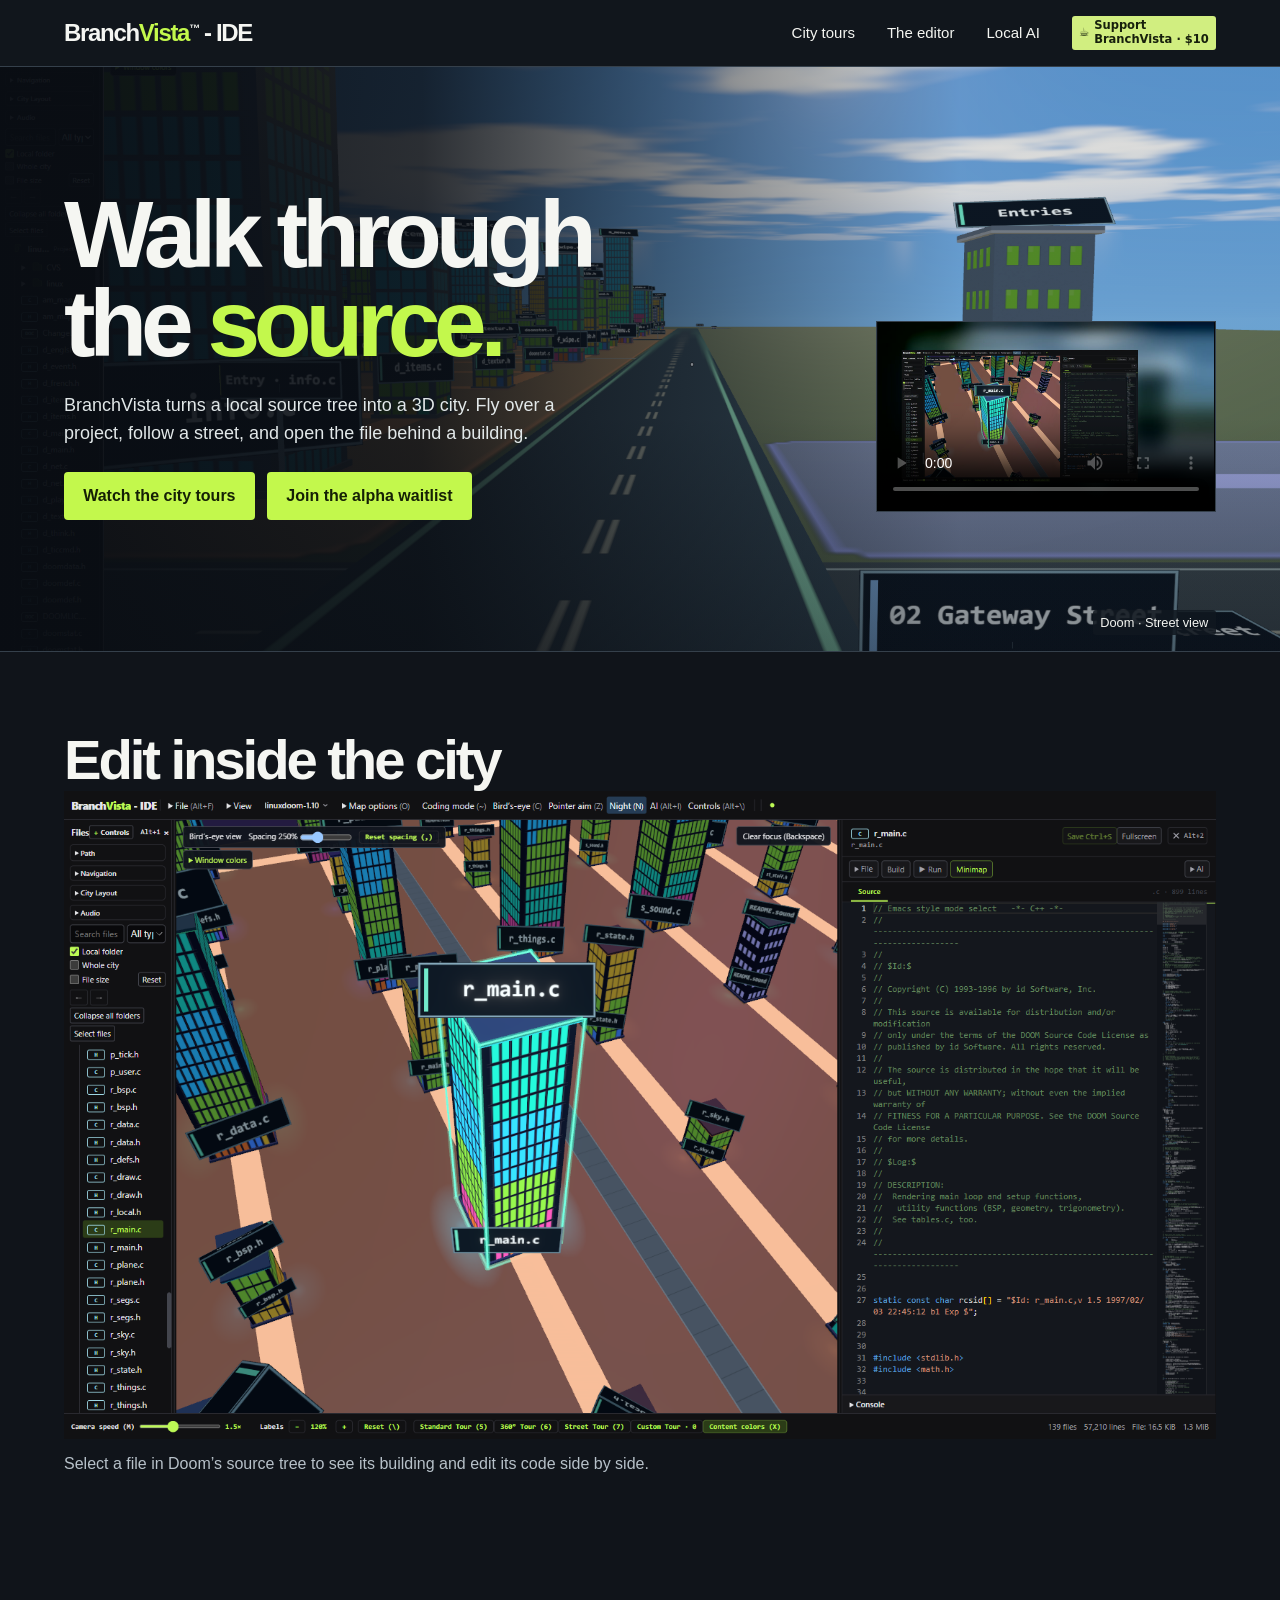
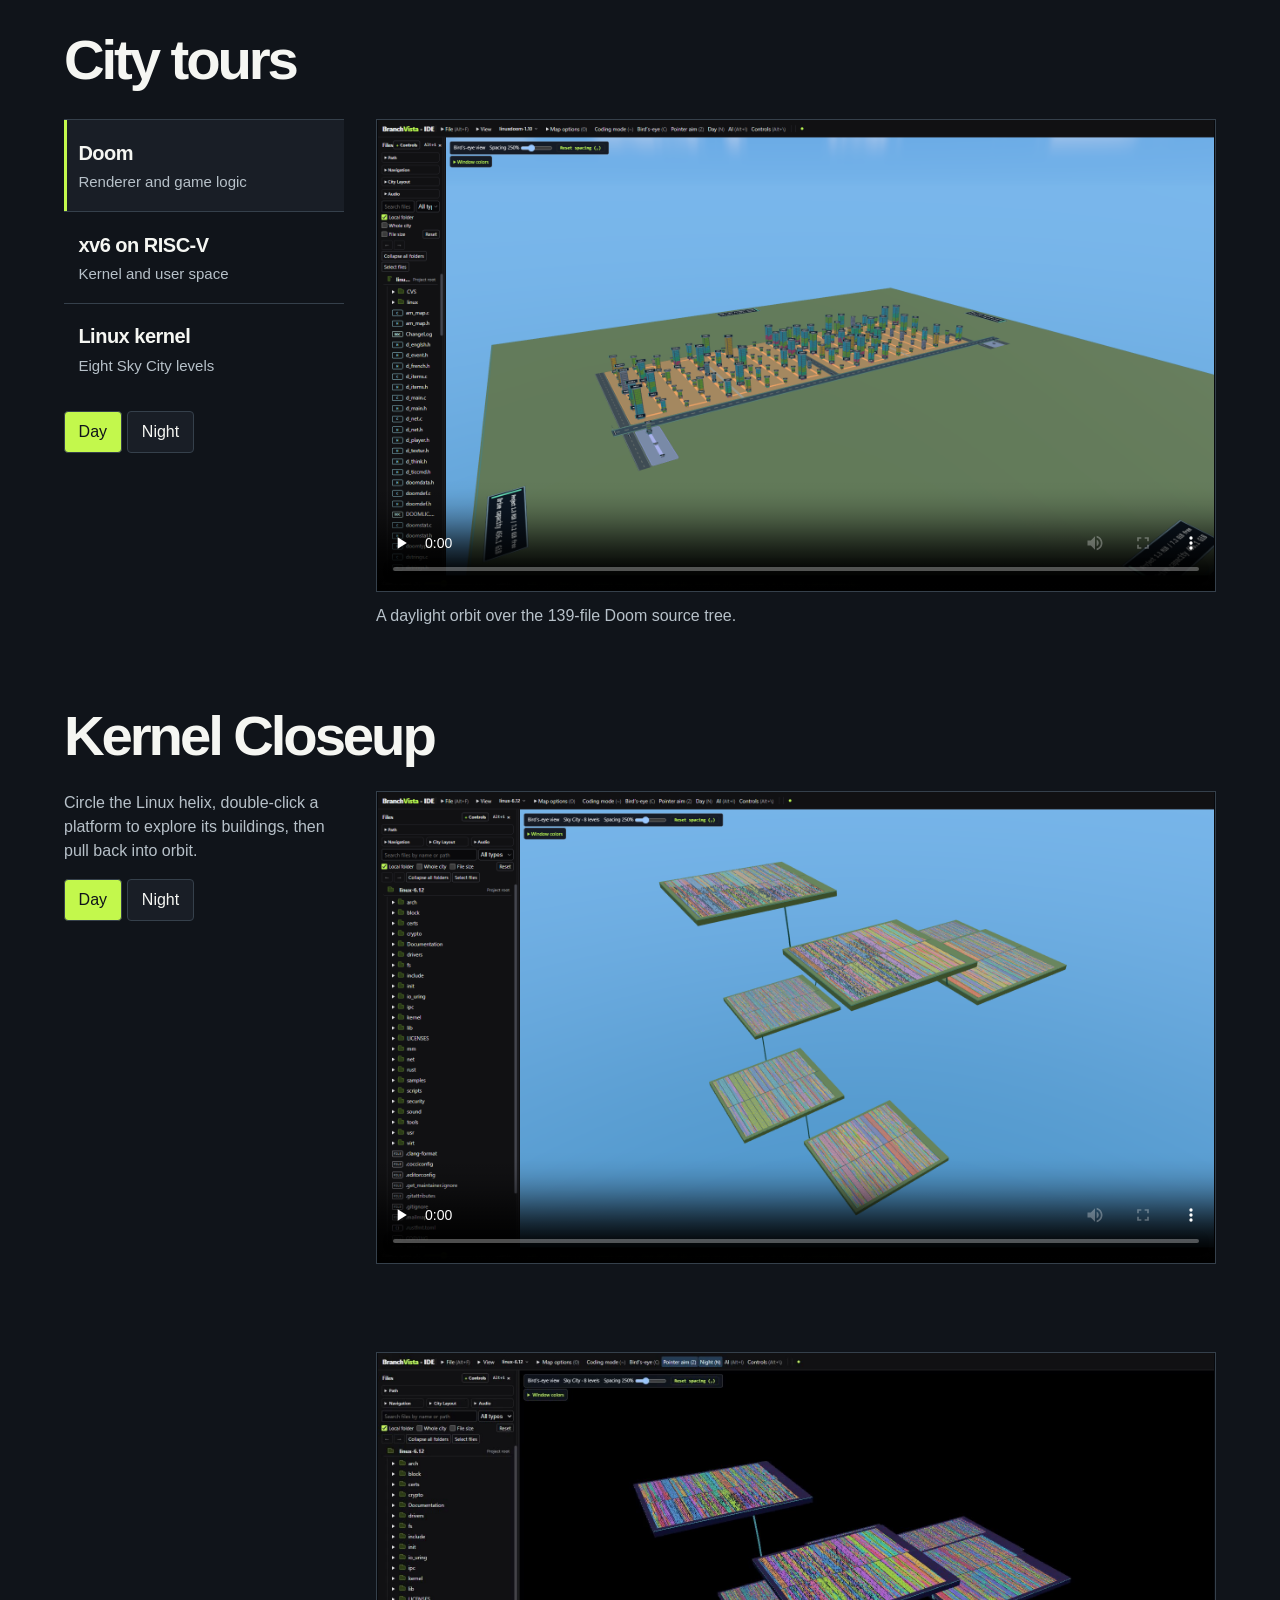
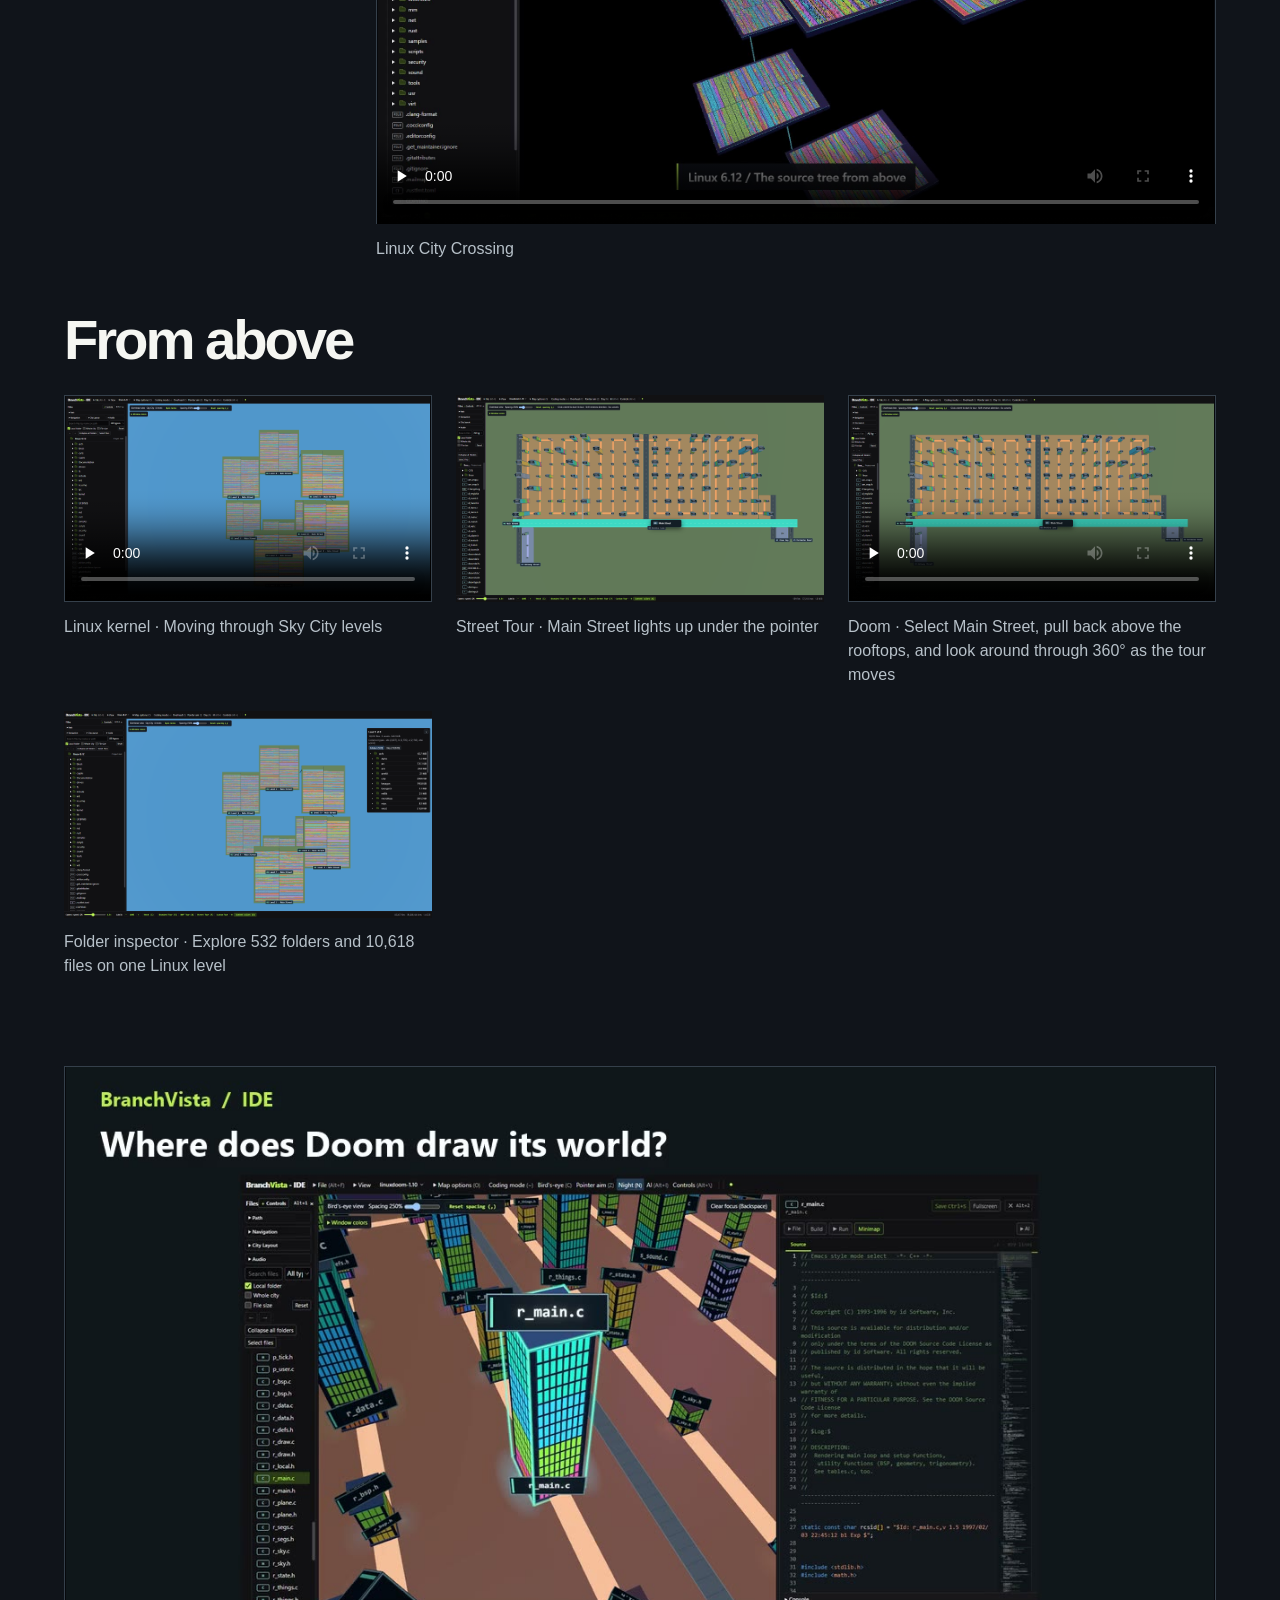
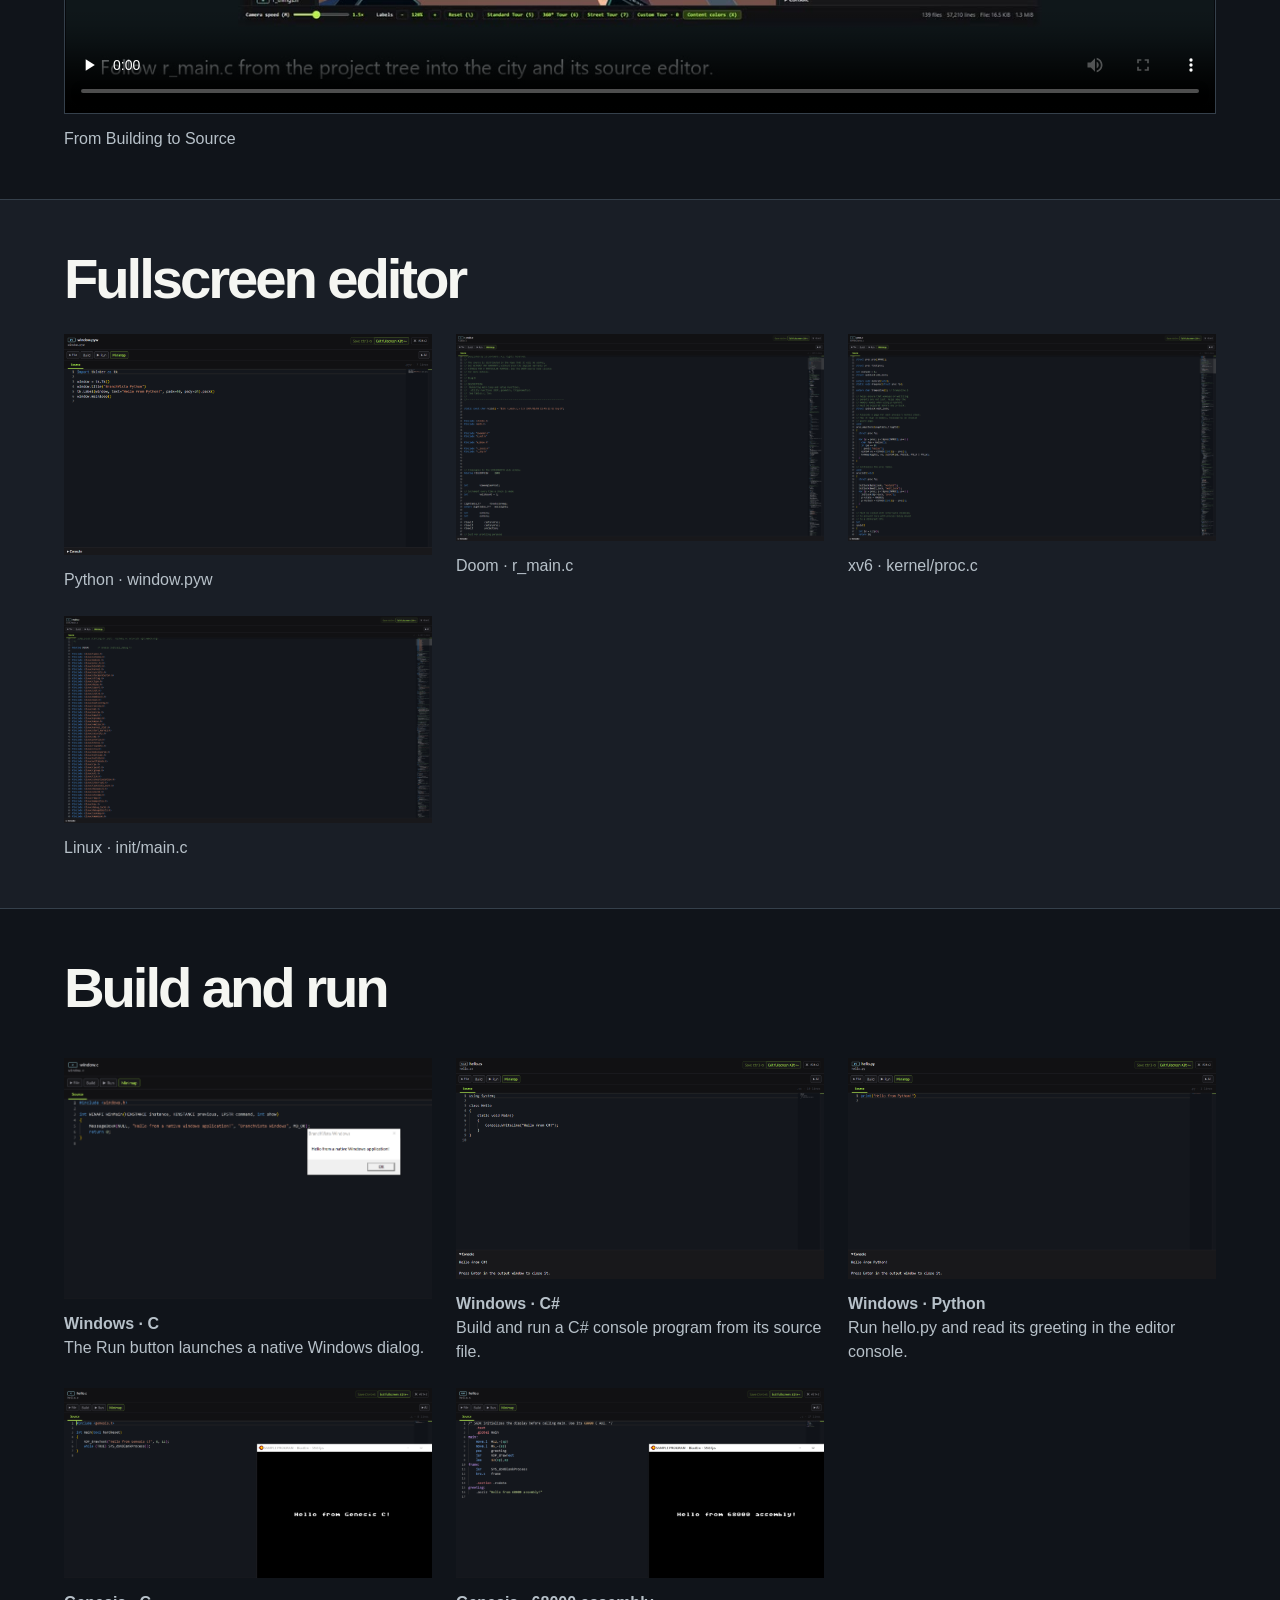
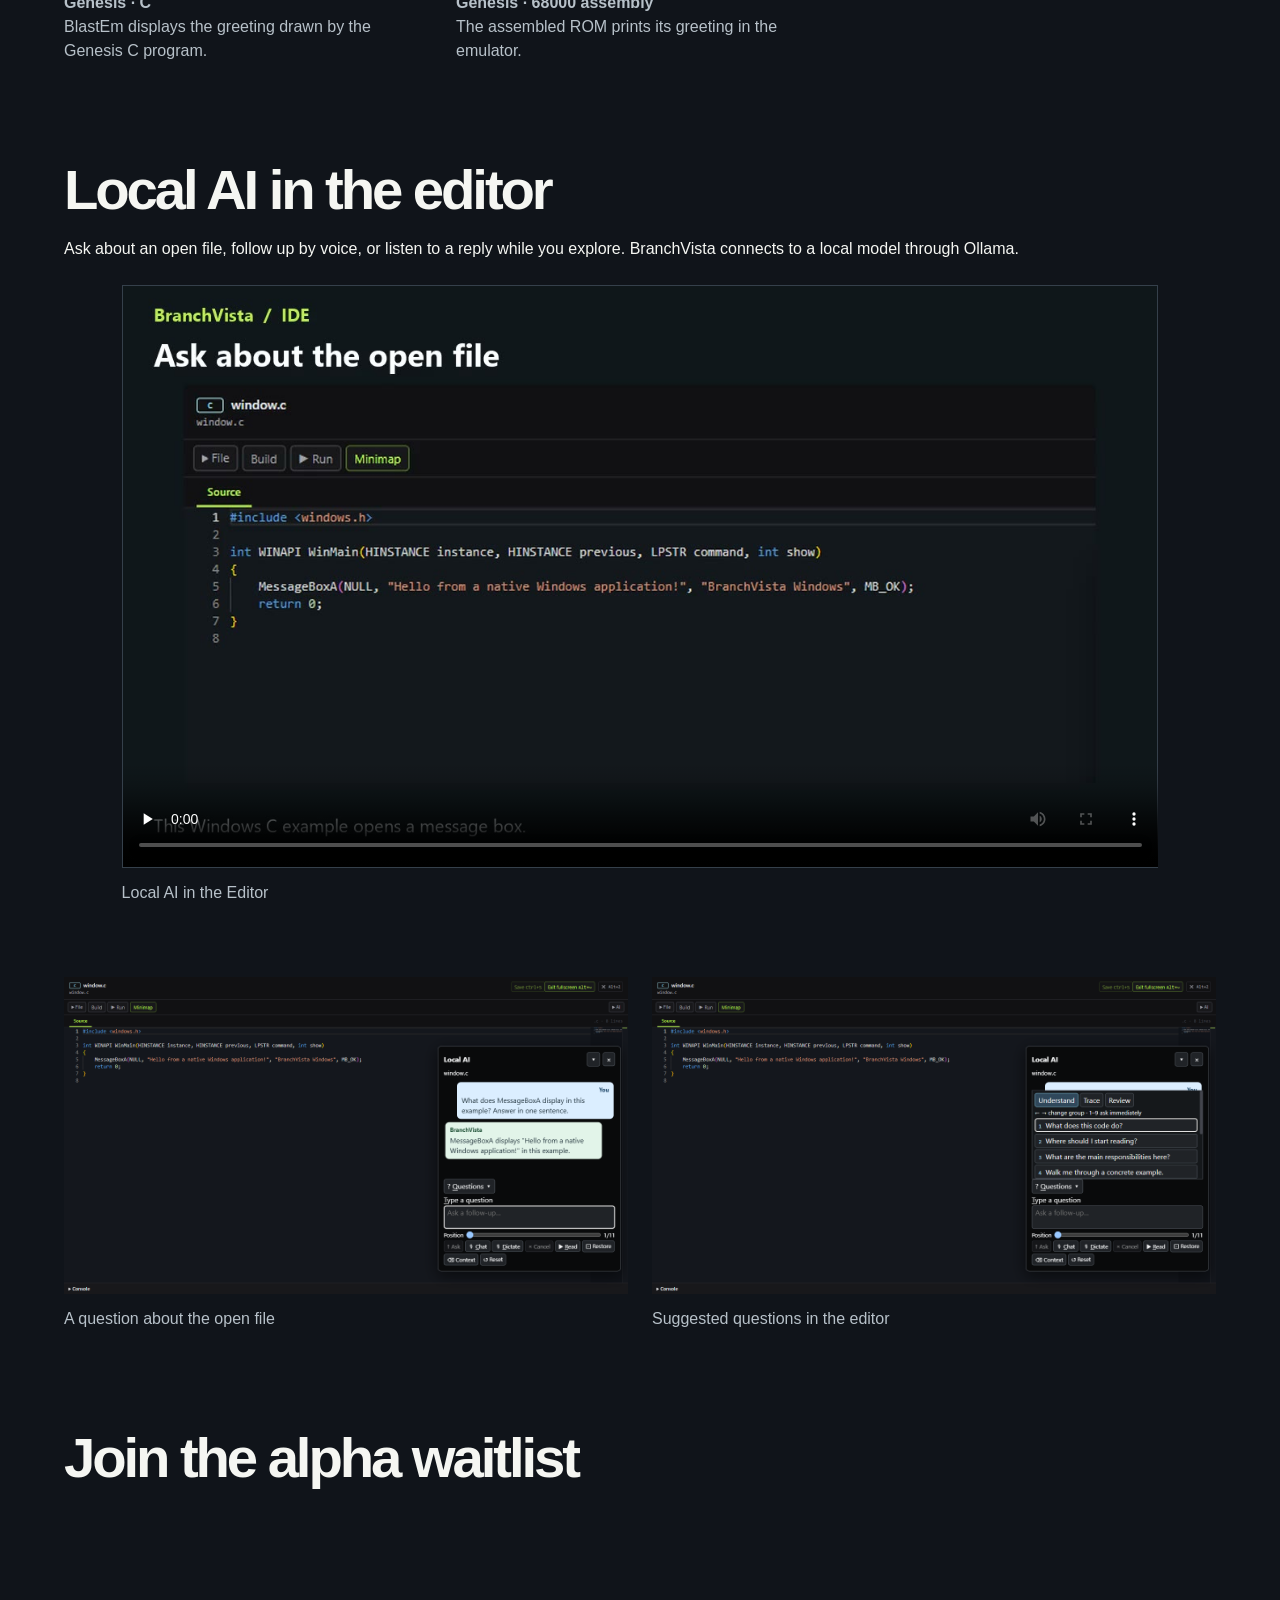
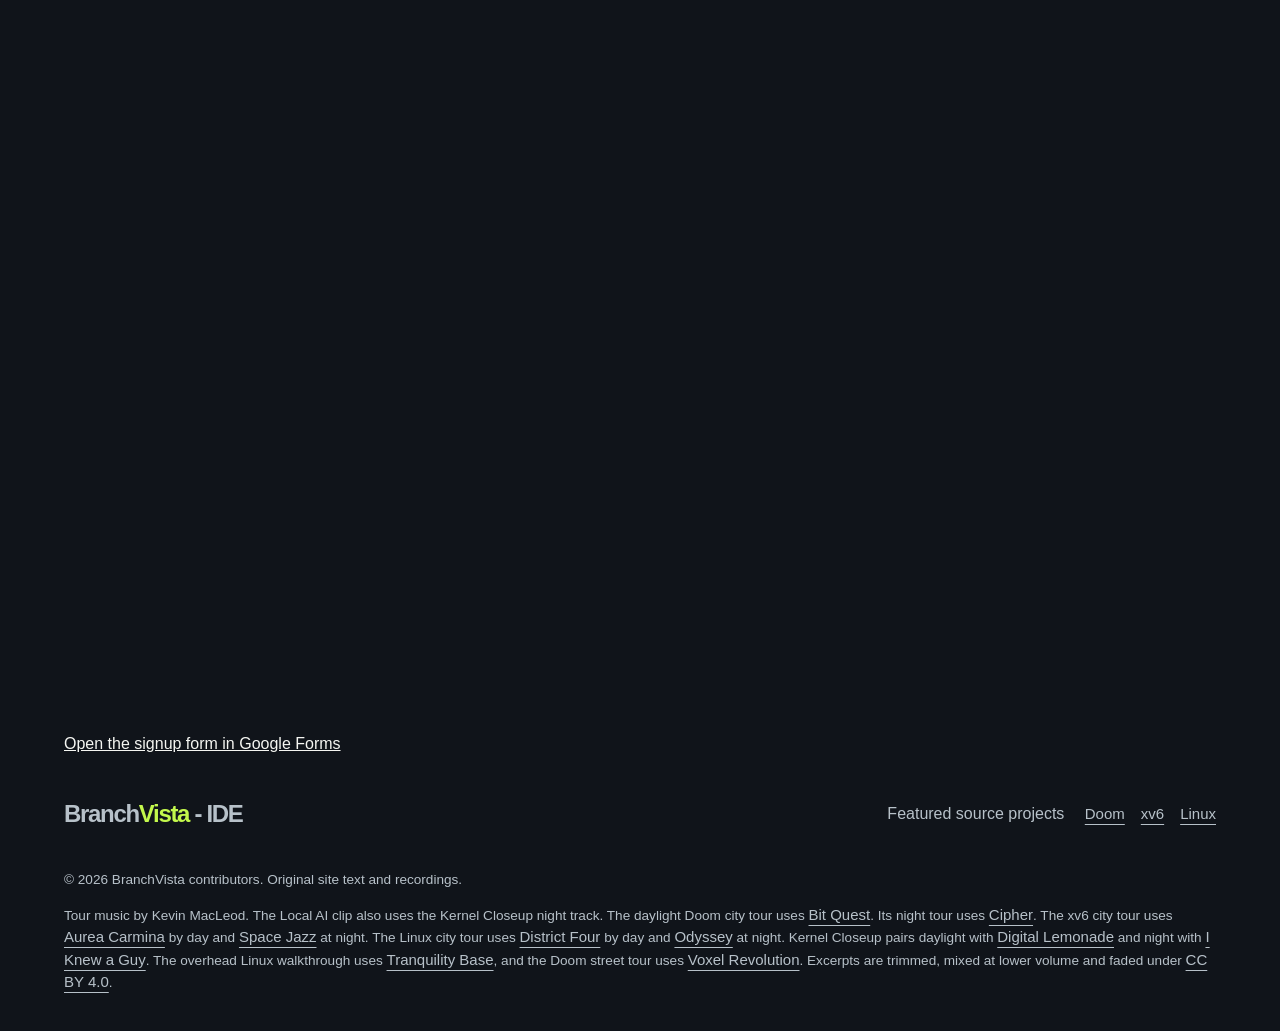
<file: index.html>
<!doctype html>
<html lang="en">
<head>
  <meta charset="utf-8">
  <meta name="viewport" content="width=device-width,initial-scale=1">
  <meta name="theme-color" content="#10141a">
  <meta name="description" content="Explore Doom, xv6 and the Linux kernel as three-dimensional cities in BranchVista. Watch real tours from the Windows IDE.">
  <link rel="icon" href="branchvista.svg" type="image/svg+xml">
  <title>BranchVista - IDE · Explore code in 3D</title>
  <link rel="stylesheet" href="style.css?v=html5-highlights-video-larger">
</head>
<body>
<header><div class="inner nav"><a class="brand" href="./">Branch<span>Vista</span><sup>™</sup> - IDE</a><nav aria-label="Main navigation"><a href="#tours">City tours</a><a href="#editor">The editor</a><a href="#local-ai">Local AI</a><a class="support-project" href="support.html" aria-label="Support BranchVista"><span aria-hidden="true">☕</span><span>Support<br>BranchVista · $10</span></a></nav></div></header>
<main>
  <section class="hero" aria-labelledby="heading">
    <div class="inner hero-layout">
      <div class="hero-copy"><h1 id="heading">Walk through<br>the <em>source.</em></h1>
      <p>BranchVista turns a local source tree into a 3D city. Fly over a project, follow a street, and open the file behind a building.</p>
      <a class="watch" href="#tours">Watch the city tours</a>
      <a class="watch" href="#alpha">Join the alpha waitlist</a></div>
      <div class="highlight-player"><video controls playsinline preload="metadata" poster="media/branchvista-banner-play.jpg?v=single-white-play" aria-label="BranchVista project highlights"><source src="media/branchvista-highlights-intro-cut.mp4" type="video/mp4">Your browser does not support HTML5 video.</video></div>
    </div>
    <span class="caption">Doom · Street view</span>
  </section>
  <section class="inner tours" id="workspace"><h2>Edit inside the city</h2>
    <figure><a href="media/doom-workbench.png"><img style="width:100%;height:auto" width="1600" height="900" src="media/doom-workbench.png" alt="Doom’s r_main.c selected in the left file tree, highlighted as a building in the center, and open for editing on the right"></a>
    <figcaption>Select a file in Doom’s source tree to see its building and edit its code side by side.</figcaption></figure>
  </section>
  <section class="inner tours" id="tours">
    <div class="section-head"><h2>City tours</h2></div>
    <div class="gallery">
      <div class="tour-controls">
        <div class="choices" aria-label="Tour project">
          <button type="button" data-tour="doom" aria-pressed="true"><strong>Doom</strong><span>Renderer and game logic</span></button>
          <button type="button" data-tour="xv6-riscv" aria-pressed="false"><strong>xv6 on RISC-V</strong><span>Kernel and user space</span></button>
          <button type="button" data-tour="linux-helix" aria-pressed="false"><strong>Linux kernel</strong><span>Eight Sky City levels</span></button>
        </div>
        <div class="lighting" role="group" aria-label="Tour lighting"><button data-light="day" aria-pressed="true">Day</button><button data-light="night" aria-pressed="false">Night</button></div>
      </div>
      <figure class="screen">
        <video id="film" controls playsinline preload="none" poster="media/doom-day-overview.png" src="media/doom-day.mp4" aria-label="Doom city tour"></video>
        <figcaption id="description" aria-live="polite">A daylight orbit over the 139-file Doom source tree.</figcaption>
      </figure>
    </div>
    <noscript><p>Watch the <a href="media/xv6-riscv-day.mp4">xv6 tour</a> or the <a href="media/linux-helix-day.mp4">Linux kernel tour</a>.</p></noscript>
  </section>
  <section class="inner level-show" aria-labelledby="closeup-title"><h2 id="closeup-title">Kernel Closeup</h2>
    <div class="gallery closeup"><div><p>Circle the Linux helix, double-click a platform to explore its buildings, then pull back into orbit.</p>
    <div class="lighting" role="group" aria-label="Kernel Closeup lighting"><button type="button" data-closeup="day" aria-pressed="true">Day</button><button type="button" data-closeup="night" aria-pressed="false">Night</button></div></div>
    <video id="closeup-film" aria-label="Kernel Closeup in daylight" controls playsinline preload="none" poster="media/kernel-closeup-day-overview.png" src="media/kernel-closeup-day.mp4"></video></div></section>
  <figure class="inner closeup" id="linux-city-crossing"><video controls playsinline preload="none" aria-label="Linux City Crossing" poster="media/linux-city-crossing.jpg" src="media/linux-city-crossing.mp4"></video><figcaption>Linux City Crossing</figcaption></figure>
<section class="inner level-show"><h2>From above</h2><div class="source-gallery"><figure><video controls playsinline preload="none" poster="media/linux-levels-overview.png" src="media/linux-levels.mp4" aria-label="Linux kernel top-down level walkthrough"></video><figcaption>Linux kernel · Moving through Sky City levels</figcaption></figure><figure><a href="media/street-highlight.png"><img loading="lazy" src="media/street-highlight.png" alt="Main Street highlighted in turquoise on the overhead Doom map"></a><figcaption>Street Tour · Main Street lights up under the pointer</figcaption></figure><figure><video controls playsinline preload="none" poster="media/street-highlight.png" src="media/doom-street-run.mp4" aria-label="Selecting Main Street and following its tour through Doom"></video><figcaption>Doom · Select Main Street, pull back above the rooftops, and look around through 360° as the tour moves</figcaption></figure><figure><a href="media/folder-inspector.png"><img src="media/folder-inspector.png" alt="Linux level one with the arch folder expanded, file counts and subfolder sizes" loading="lazy"></a><figcaption>Folder inspector · Explore 532 folders and 10,618 files on one Linux level</figcaption></figure></div></section>
  <figure class="inner closeup" id="from-building-to-source"><video controls playsinline preload="none" aria-label="From Building to Source" poster="media/From-building-to-source.jpg" src="media/From-building-to-source.mp4?v=menu"></video><figcaption>From Building to Source</figcaption></figure>
<section class="editor-section" id="editor"><div class="inner"><h2>Fullscreen editor</h2><div class="source-gallery"><figure><a href="media/python-editor.png"><img loading="lazy" src="media/python-editor.png" alt="Python Tkinter window example in the fullscreen BranchVista editor"></a><figcaption>Python · window.pyw</figcaption></figure><figure><a href="media/doom-editor.png"><img loading="lazy" src="media/doom-editor.png" alt="Doom source open in the fullscreen BranchVista editor"></a><figcaption>Doom · r_main.c</figcaption></figure><figure><a href="media/xv6-riscv-editor.png"><img loading="lazy" src="media/xv6-riscv-editor.png" alt="xv6 source open in the fullscreen BranchVista editor"></a><figcaption>xv6 · kernel/proc.c</figcaption></figure><figure><a href="media/linux-helix-editor.png"><img loading="lazy" src="media/linux-helix-editor.png" alt="Linux source open in the fullscreen BranchVista editor"></a><figcaption>Linux · init/main.c</figcaption></figure></div></div></section>
<section class="inner demos"><h2 id="build-and-run">Build and run</h2><div class="source-gallery"><figure><a href="media/windows-workspace.png"><img loading="lazy" src="media/windows-workspace.png" alt="Windows · C program running in front of its source editor"></a><figcaption><strong>Windows · C</strong><br>The Run button launches a native Windows dialog.</figcaption></figure><figure><a href="media/csharp-workspace.png"><img loading="lazy" src="media/csharp-workspace.png" alt="C# source and its Hello from C#! output in the BranchVista console"></a><figcaption><strong>Windows · C#</strong><br>Build and run a C# console program from its source file.</figcaption></figure><figure><a href="media/python-workspace.png"><img loading="lazy" src="media/python-workspace.png" alt="BranchVista displaying hello.py with Hello from Python! in the console below the editor"></a><figcaption><strong>Windows · Python</strong><br>Run hello.py and read its greeting in the editor console.</figcaption></figure><figure><a href="media/genesis-c-workspace.png"><img loading="lazy" src="media/genesis-c-workspace.png" alt="Genesis · C program running in front of its source editor"></a><figcaption><strong>Genesis · C</strong><br>BlastEm displays the greeting drawn by the Genesis C program.</figcaption></figure><figure><a href="media/genesis-asm-workspace.png"><img loading="lazy" src="media/genesis-asm-workspace.png" alt="Genesis · 68000 assembly program running in front of its source editor"></a><figcaption><strong>Genesis · 68000 assembly</strong><br>The assembled ROM prints its greeting in the emulator.</figcaption></figure></div></section><section class="inner demos" id="local-ai"><h2>Local AI in the editor</h2><p>Ask about an open file, follow up by voice, or listen to a reply while you explore. BranchVista connects to a local model through Ollama.</p>
<figure class="inner closeup" id="local-ai-video"><video controls playsinline preload="none" aria-label="Local AI in the Editor" poster="media/Local-AI-in-the-editor.jpg" src="media/Local-AI-in-the-editor.mp4?v=voice-mix"></video><figcaption>Local AI in the Editor</figcaption></figure>
<div class="source-gallery"><figure><a href="media/ai-reply.png"><img src="media/ai-reply.png" alt="Local AI answering a question about the open Windows C sample" loading="lazy"></a><figcaption>A question about the open file</figcaption></figure><figure><a href="media/ai-questions.png"><img src="media/ai-questions.png" alt="The suggested questions menu inside the AI panel" loading="lazy"></a><figcaption>Suggested questions in the editor</figcaption></figure></div></section><section class="inner demos" id="alpha"><h2>Join the alpha waitlist</h2><iframe title="Alpha waitlist signup" loading="lazy" style="width:100%;height:820px;border:0" src="https://docs.google.com/forms/d/e/1FAIpQLSdbomosq8H6fvRLBClXm9teYQdeXWDHP_PVtdHvn-_7BKmTvg/viewform?embedded=true"></iframe><p><a href="https://docs.google.com/forms/d/e/1FAIpQLSdbomosq8H6fvRLBClXm9teYQdeXWDHP_PVtdHvn-_7BKmTvg/viewform">Open the signup form in Google Forms</a></p></section></main>
<footer><div class="inner"><span class="brand">Branch<span>Vista</span> - IDE</span><div>Featured source projects <a href="https://github.com/id-Software/DOOM">Doom</a><a href="https://github.com/mit-pdos/xv6-riscv">xv6</a><a href="https://www.kernel.org/">Linux</a></div></div><div class="inner credits"><p>© 2026 BranchVista contributors. Original site text and recordings.</p><p>Tour music by Kevin MacLeod. The Local AI clip also uses the Kernel Closeup night track. The daylight Doom city tour uses <a href="https://incompetech.com/music/royalty-free/index.html?isrc=USUAN1500073">Bit Quest</a>. Its night tour uses <a href="https://incompetech.com/music/royalty-free/index.html?isrc=USUAN1100844">Cipher</a>. The xv6 city tour uses <a href="https://incompetech.com/music/royalty-free/index.html?isrc=USUAN1400006">Aurea Carmina</a> by day and <a href="https://incompetech.com/music/royalty-free/index.html?isrc=USUAN2100030">Space Jazz</a> at night. The Linux city tour uses <a href="https://incompetech.com/music/royalty-free/index.html?isrc=USUAN1600039">District Four</a> by day and <a href="https://incompetech.com/music/royalty-free/index.html?isrc=USUAN1500012">Odyssey</a> at night. Kernel Closeup pairs daylight with <a href="https://incompetech.com/music/royalty-free/index.html?isrc=USUAN1700010">Digital Lemonade</a> and night with <a href="https://incompetech.com/music/royalty-free/index.html?isrc=USUAN1100199">I Knew a Guy</a>. The overhead Linux walkthrough uses <a href="https://incompetech.com/music/royalty-free/index.html?isrc=USUAN1100614">Tranquility Base</a>, and the Doom street tour uses <a href="https://incompetech.com/music/royalty-free/index.html?isrc=USUAN2000025">Voxel Revolution</a>. Excerpts are trimmed, mixed at lower volume and faded under <a href="https://creativecommons.org/licenses/by/4.0/">CC BY 4.0</a>.</p></div></footer>

<script src="showcase.js"></script>
</body>
</html>
</file>
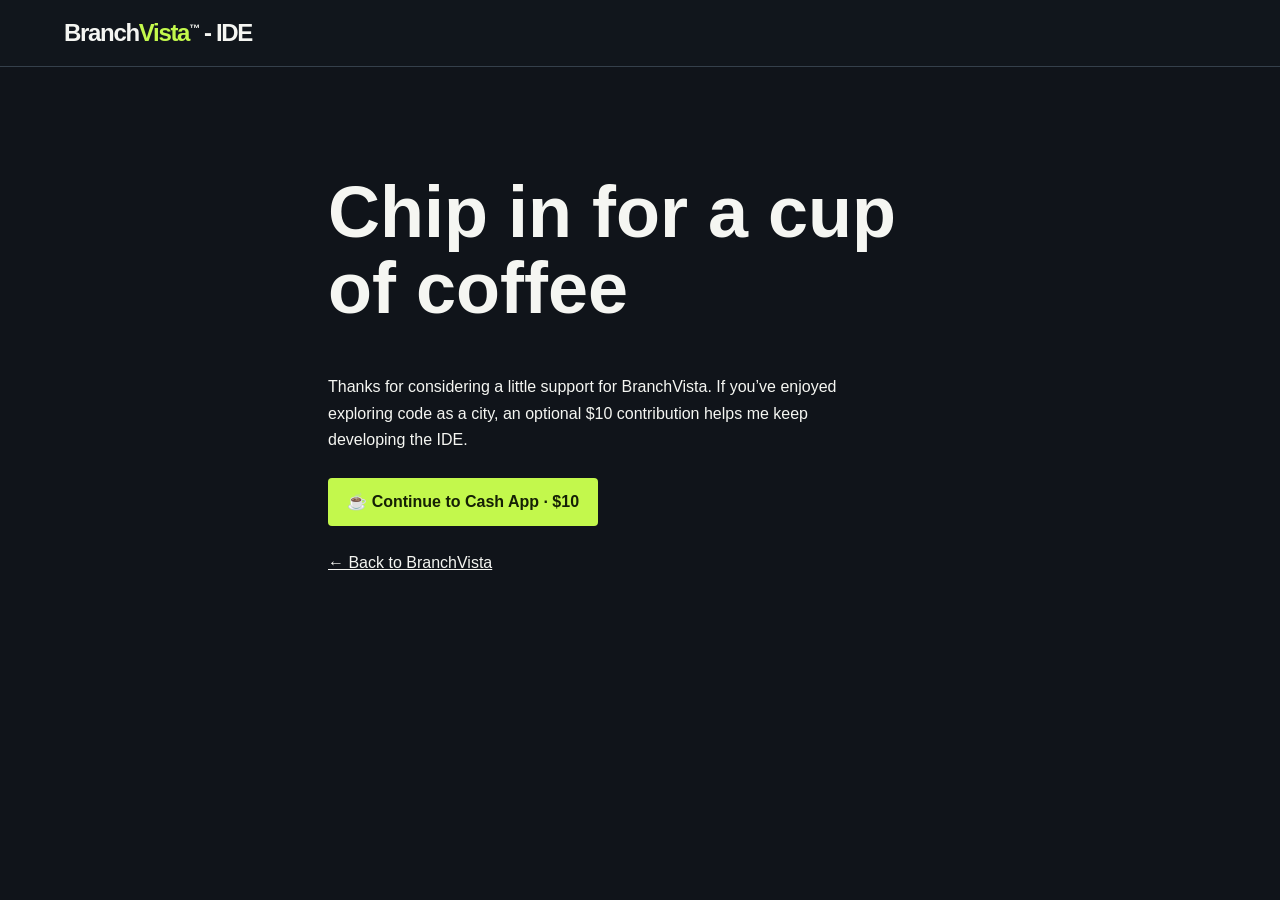
<file: support.html>
<!doctype html>
<html lang="en">
<head>
  <meta charset="utf-8">
  <meta name="viewport" content="width=device-width, initial-scale=1">
  <title>Support BranchVista - IDE</title>
  <link rel="icon" href="branchvista.svg" type="image/svg+xml">
  <link rel="stylesheet" href="style.css">
  <style>
    .support-page { max-width: 42rem; margin: clamp(3rem, 12vh, 9rem) auto; padding: 0 1.5rem; }
    .support-page h1 { font-size: clamp(2.5rem, 7vw, 4.5rem); line-height: 1.05; }
    .support-page p { max-width: 34rem; line-height: 1.65; margin: 1.5rem 0; }
  </style>
</head>
<body>
  <header><div class="inner nav"><a class="brand" href="./">Branch<span>Vista</span><sup>™</sup> - IDE</a></div></header>
  <main class="support-page">
    <h1>Chip in for a cup of coffee</h1>
    <p>Thanks for considering a little support for BranchVista. If you’ve enjoyed exploring code as a city, an optional $10 contribution helps me keep developing the IDE.</p>
    <a class="watch" href="https://cash.app/pay/link/01z4n4cw"><span aria-hidden="true">☕</span> Continue to Cash App · $10</a>
    <p><a href="./">← Back to BranchVista</a></p>
  </main>
</body>
</html>
</file>
<file: style.css>
:root{color-scheme:dark;--paper:#10141a;--card:#191e26;--line:#35404b;--text:#f5f6f2;--dim:#b7c1c9;--acid:#c3f84c;font:100%/1.5 "Segoe UI",Arial,sans-serif}
*{box-sizing:border-box}body{margin:0;background:var(--paper);color:var(--text)}a{color:inherit}button{font:inherit}a:focus-visible,button:focus-visible,video:focus-visible{outline:3px solid var(--acid);outline-offset:4px}
.inner{width:min(1160px,90%);margin:auto}header{background:#11161c;border-bottom:1px solid var(--line)}.nav,footer .inner,.section-head{display:flex;align-items:center;justify-content:space-between;gap:1rem}.nav{height:66px}.brand{font-size:1.5rem;font-weight:800;letter-spacing:-.055em;text-decoration:none}.brand span,em{color:var(--acid)}nav{display:flex;gap:2rem}nav a,footer a{font-size:.9375rem;text-underline-offset:.3em}nav a{text-decoration:none}nav a:hover,footer a:hover{text-decoration:underline;color:var(--acid)}
.hero{position:relative;isolation:isolate;display:grid;align-items:center;min-height:clamp(450px,65vh,690px);background:#11161c url("media/doom-tour.png") center 47%/cover no-repeat;border-bottom:1px solid var(--line)}.hero:before{content:"";position:absolute;inset:0;z-index:-1;background:linear-gradient(90deg,rgba(9,13,19,.97),rgba(9,13,19,.86) 33%,rgba(9,13,19,.12) 75%),linear-gradient(0deg,rgba(9,13,19,.42),transparent 40%)}.hero .inner{padding:3rem 0}.hero h1{font-size:clamp(3.5rem,7.4vw,7rem);line-height:.94;letter-spacing:-.066em;margin:0;font-weight:750}.hero em{font-style:normal}.hero p{max-width:31rem;font-size:1.125rem;line-height:1.55;color:#e2e8e9;margin:1.5rem 0}.watch{display:inline-block;padding:.75rem 1.2rem;background:var(--acid);color:#152005;font-weight:700;text-decoration:none;border-radius:4px}.watch:hover{background:#d9ff81}.caption{position:absolute;bottom:1rem;right:5%;padding:.17rem .48rem;font-size:.8rem;background:#111820dd;border-radius:3px}
h2{margin:0;line-height:1.1;font-size:clamp(2.1rem,4.4vw,3.8rem);font-weight:650;letter-spacing:-.055em}.tours{padding:clamp(3rem,6vw,5.5rem) 0}.section-head{margin-bottom:1.75rem}.section-head>span,.choices button span,figcaption,footer{color:var(--dim)}.gallery{display:grid;grid-template-columns:minmax(190px,1fr) minmax(0,3fr);gap:2rem}.choices button{display:block;width:100%;text-align:left;background:transparent;color:inherit;border:0;border-top:1px solid var(--line);padding:1.1rem .9rem;cursor:pointer}.choices button strong,.choices button span{display:block}.choices button strong{font-size:1.25rem;letter-spacing:-.025em}.choices button span{font-size:.9375rem;margin-top:.2rem}.choices button[aria-pressed=true]{background:var(--card);box-shadow:inset 3px 0 var(--acid)}.choices button:hover{background:#202731}figure{margin:0}video,img{display:block;width:100%;height:auto}video{aspect-ratio:16/9;background:#07090d;border:1px solid var(--line)}figcaption{padding-top:.8rem;font-size:1rem}
.editor-section{background:var(--card);border-block:1px solid var(--line)}.editor{padding:4rem 0;display:grid;grid-template-columns:1fr 1.35fr;gap:3rem;align-items:center}.editor p{color:#c9d1d7;max-width:33rem}.editor img{border:1px solid var(--line)}footer .inner{padding-block:1.5rem}footer a{margin-left:1rem}
@media(max-width:720px){.inner{width:92%}.nav{height:56px}nav{gap:1rem}.gallery,.editor{grid-template-columns:1fr;gap:1rem}.choices{display:flex}.choices button{flex:1;min-width:0;padding:.7rem .45rem}.choices button strong{font-size:.95rem}.choices button span{display:none}.choices button[aria-pressed=true]{box-shadow:inset 0 -3px var(--acid)}.hero:before{background:linear-gradient(90deg,#0b1018ed,#0b1018ad 65%,#0b101878)}.hero p{max-width:25rem}.editor{padding:3rem 0}footer .inner{align-items:flex-start;flex-direction:column}.caption{right:4%}}

.source-gallery{display:grid;gap:1.5rem;grid-template-columns:repeat(auto-fit,minmax(min(100%,290px),1fr));padding-bottom:3rem}.editor{display:block}

.demos{padding-top:3rem}.demos .source-gallery{margin-top:1rem}.demos img{object-fit:contain;background:#10141a;height:12rem}.demos summary{cursor:pointer;padding:.7rem 0}.demos pre{overflow:auto;font-size:.85rem}
.editor-section{padding-top:3rem}.editor-section .source-gallery,.demos .source-gallery{padding-top:1.5rem}.demos img{height:auto}.lighting{display:flex;gap:.35rem;margin:1rem 0}.lighting button{background:var(--card);color:inherit;border:1px solid var(--line);border-radius:.25rem;padding:.5rem .85rem;cursor:pointer}.lighting button[aria-pressed=true]{color:#10141a;background:var(--acid)}
footer .credits{display:block;padding-top:0;font-size:.85rem}footer .credits a{margin:0}.brand sup{font-size:.45em;vertical-align:super}@media(max-width:520px){nav{gap:.55rem}.brand{font-size:1.15rem}nav a{font-size:.8rem}}
.level-show .source-gallery{padding-top:1.5rem}.level-show{padding-block:0 1rem}
.closeup{margin:1.5rem 0 3rem}.inner.closeup{margin-inline:auto}.closeup p{color:var(--dim);margin-top:0}
.highlight-player{width:min(100%,680px);margin-left:auto}
.highlight-player iframe{display:block;width:100%;aspect-ratio:16/9;height:auto;border:0}
.highlight-player p{text-align:right;margin:.45rem 0 0}
.hero-layout{display:grid;grid-template-columns:minmax(0,1fr) minmax(0,1.08fr);gap:2.5rem;align-items:center}
.hero-copy .watch{margin:0 .5rem .5rem 0}
.hero .highlight-player{width:100%;max-width:340px;margin:0 0 1rem auto;align-self:end}
.hero .highlight-player iframe{border:1px solid #ffffff3a;box-shadow:0 16px 48px #0008}
.video-poster{position:relative;display:block;width:100%;padding:0;border:1px solid #ffffff3a;background:#10141a;cursor:pointer;box-shadow:0 16px 48px #0008}
.video-poster img{display:block;width:100%;aspect-ratio:16/9;object-fit:cover}
.video-poster span{position:absolute;left:50%;top:50%;transform:translate(-50%,-50%);color:#fff;font-size:3.25rem;line-height:1;text-shadow:0 2px 14px #000b}
@media(max-width:760px){.hero-layout{grid-template-columns:1fr;gap:1.25rem}.hero .inner{padding:2.5rem 0 4rem}.hero h1{font-size:clamp(3rem,12vw,5rem)}.hero .highlight-player{max-width:250px;margin:0 auto;align-self:center}}
header nav { align-items: center; }
.support-project {
  display: inline-flex;
  align-items: center;
  gap: .3rem;
  min-height: 24px;
  padding: .22rem .45rem;
  border-radius: 3px;
  background: #d1ee80;
  color: #17200c;
  font: 600 .72rem/1.2 system-ui, sans-serif;
  text-decoration: none;
}
.support-project:hover { background: #e6ffab; color: #17200c; }
.support-project:focus-visible { outline: 2px solid currentColor; outline-offset: 2px; }
@media (max-width: 680px) {
  header .nav { height: auto; flex-wrap: wrap; padding-block: .65rem; gap: .45rem; }
  header nav { display: flex; flex-wrap: wrap; gap: .4rem .75rem; }
}

@media(min-width:721px){#linux-city-crossing{display:grid;grid-template-columns:minmax(190px,1fr) minmax(0,3fr);column-gap:2rem}#linux-city-crossing>*{grid-column:2}}
</file>
